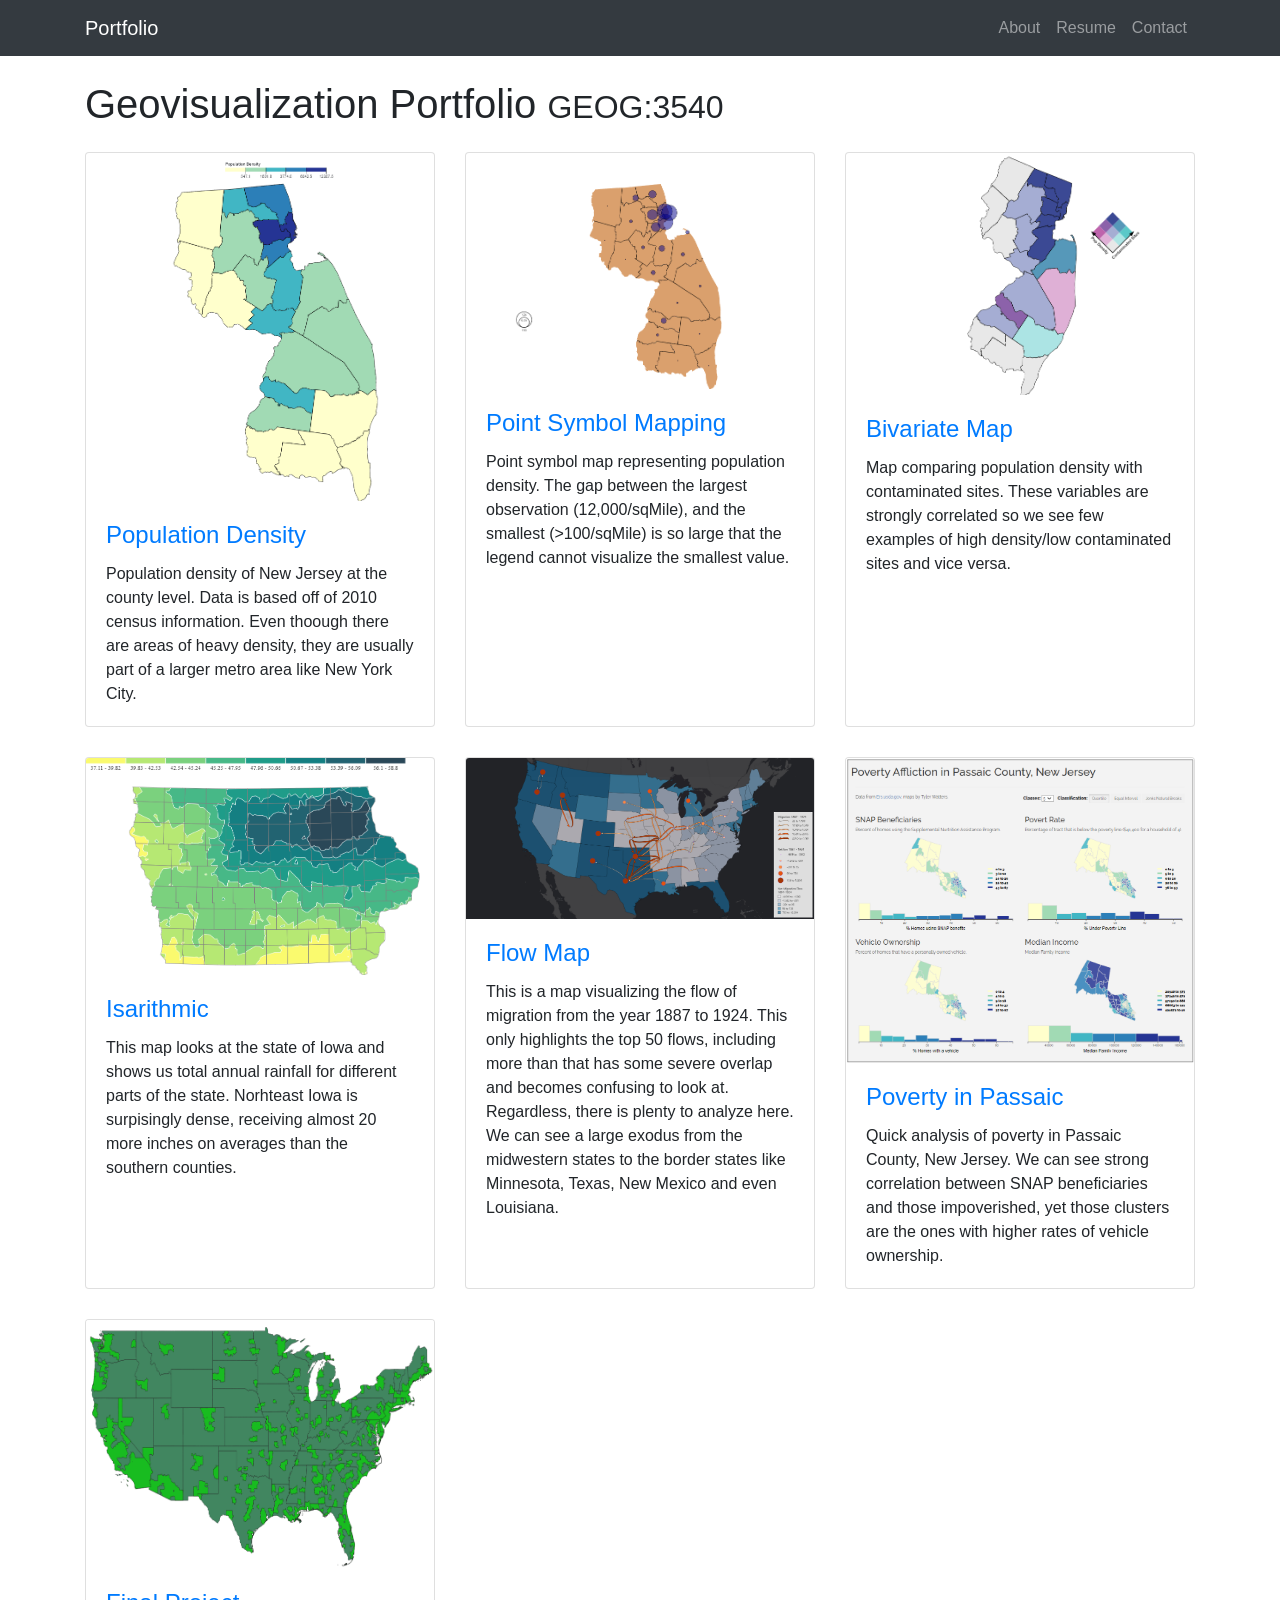
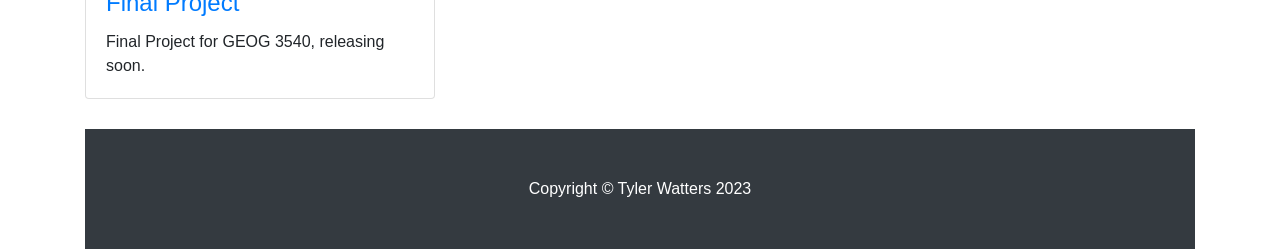
<file: index.html>
<!DOCTYPE html>
<html lang="en">

  <head>

    <meta charset="utf-8">
    <meta name="viewport" content="width=device-width, initial-scale=1, shrink-to-fit=no">
    <meta name="description" content="">
    <meta name="author" content="">

    <title>Tyler Watters - GeoVis Projects</title>

    <!-- Bootstrap core CSS -->
    <link href="vendor/bootstrap/css/bootstrap.min.css" rel="stylesheet">

    <!-- Custom styles for this template -->
    <link href="css/3-col-portfolio.css" rel="stylesheet">

  </head>

  <body>

    <!-- Navigation -->
    <nav class="navbar navbar-expand-lg navbar-dark bg-dark fixed-top">
      <div class="container">
        <a class="navbar-brand" href="#">Portfolio</a>
        <button class="navbar-toggler" type="button" data-toggle="collapse" data-target="#navbarResponsive" aria-controls="navbarResponsive" aria-expanded="false" aria-label="Toggle navigation">
          <span class="navbar-toggler-icon"></span>
        </button>
        <div class="collapse navbar-collapse" id="navbarResponsive">
          <ul class="navbar-nav ml-auto">
            <li class="nav-item active">
              
            </li>
            <li class="nav-item">
              <a class="nav-link" href="shortbio.html">About</a>
            </li>
            <li class="nav-item">
              <a class="nav-link" href="Files/Resume.pdf">Resume</a>
            </li>
	
            <li class="nav-item">
              <a class="nav-link" href="mailto:tylerwatters@uiowa.edu">Contact</a>
            </li>
          </ul>
        </div>
      </div>
    </nav>

    <!-- Page Content -->
    <div class="container">

      <!-- Page Heading -->
      <h1 class="my-4">Geovisualization Portfolio
        <small>GEOG:3540</small>
      </h1>

      <div class="row">
        <div class="col-lg-4 col-sm-6 portfolio-item">
          <div class="card h-100">
            <a href="https://observablehq.com/d/8ca377a5ce0a1c5b"><img class="card-img-top" src="Images/choropleth.png" alt=""></a>
            <div class="card-body">
              <h4 class="card-title">
                <a href="https://observablehq.com/d/8ca377a5ce0a1c5b">Population Density</a>
              </h4>
              <p class="card-text">Population density of New Jersey at the county level. Data is based off of 2010 census information. Even thoough there are areas of heavy density, they are usually part of a larger metro area like New York City.</p>
            </div>
          </div>
        </div>
        <div class="col-lg-4 col-sm-6 portfolio-item">
          <div class="card h-100">
            <a href="https://observablehq.com/d/66ea432ea9c13d68"><img class="card-img-top" src="Images/proportionalSymbols.png" alt=""></a>
            <div class="card-body">
              <h4 class="card-title">
                <a href="https://observablehq.com/d/66ea432ea9c13d68">Point Symbol Mapping</a>
              </h4>
              <p class="card-text">Point symbol map representing population density. The gap between the largest observation (12,000/sqMile), and the smallest (>100/sqMile) is so large that the legend cannot visualize the smallest value. </p>
            </div>
          </div>
        </div>

        <div class="col-lg-4 col-sm-6 portfolio-item">
          <div class="card h-100">
            <a href="https://observablehq.com/d/55b864ce041a5874"><img class="card-img-top" src="Images/bivariate.png" alt=""></a>
            <div class="card-body">
              <h4 class="card-title">
                <a href="https://observablehq.com/d/55b864ce041a5874">Bivariate Map</a>
              </h4>
              <p class="card-text">Map comparing population density with contaminated sites. These variables are strongly correlated so we see few examples of high density/low contaminated sites and vice versa. </p>
            </div>
          </div>
        </div>
        <div class="col-lg-4 col-sm-6 portfolio-item">
          <div class="card h-100">
            <a href="https://observablehq.com/@caglarkoylu/isarithmic-mapping-geog-3540"><img class="card-img-top" src="Images/isarithmic.png" alt=""></a>
            <div class="card-body">
              <h4 class="card-title">
                <a href="https://observablehq.com/@caglarkoylu/isarithmic-mapping-geog-3540">Isarithmic</a>
              </h4>
              <p class="card-text">This map looks at the state of Iowa and shows us total annual rainfall for different parts of the state. Norhteast Iowa is surpisingly dense, receiving almost 20 more inches on averages than the southern counties. </p>
            </div>
          </div>
        </div>

<div class="col-lg-4 col-sm-6 portfolio-item">
          <div class="card h-100">
            <a href="flowmap.html"><img class="card-img-top" src="Images/Flowmap.png" alt=""></a>
            <div class="card-body">
              <h4 class="card-title">
                <a href="flowmap.html">Flow Map</a>
              </h4>
              <p class="card-text">This is a map visualizing the flow of migration from the year 1887 to 1924. This only highlights the top 50 flows, including more than that has some severe overlap and becomes confusing to look at. Regardless, there is plenty to analyze here. We can see a large exodus from the midwestern states to the border states like Minnesota, Texas, New Mexico and even Louisiana.</p>
            </div>
          </div>
        </div>

<div class="col-lg-4 col-sm-6 portfolio-item">
          <div class="card h-100">
            <a href="poverty/index.html"><img class="card-img-top" src="Images/smallMultiples.png" alt=""></a>
            <div class="card-body">
              <h4 class="card-title">
                <a href="poverty/index.html">Poverty in Passaic</a>
              </h4>
              <p class="card-text">Quick analysis of poverty in Passaic County, New Jersey. We can see strong correlation between SNAP beneficiaries and those impoverished, yet those clusters are the ones with higher rates of vehicle ownership. </p>
            </div>
          </div>
        </div>

<div class="col-lg-4 col-sm-6 portfolio-item">
          <div class="card h-100">
            <a href="finalProject.html"><img class="card-img-top" src="Images/finalWIPresized.png" alt=""></a>
            <div class="card-body">
              <h4 class="card-title">
                <a href="finalProject.html">Final Project</a>
              </h4>
              <p class="card-text">Final Project for GEOG 3540, releasing soon.</p>
            </div>
          </div>
        </div>


    </div>
    <!-- /.container -->

    <!-- Footer -->
    <footer class="py-5 bg-dark">
      <div class="container">
        <p class="m-0 text-center text-white">Copyright &copy; Tyler Watters 2023</p>
      </div>
      <!-- /.container -->
    </footer>

    <!-- Bootstrap core JavaScript -->
    <script src="vendor/jquery/jquery.min.js"></script>
    <script src="vendor/bootstrap/js/bootstrap.bundle.min.js"></script>

  </body>

</html>
</file>
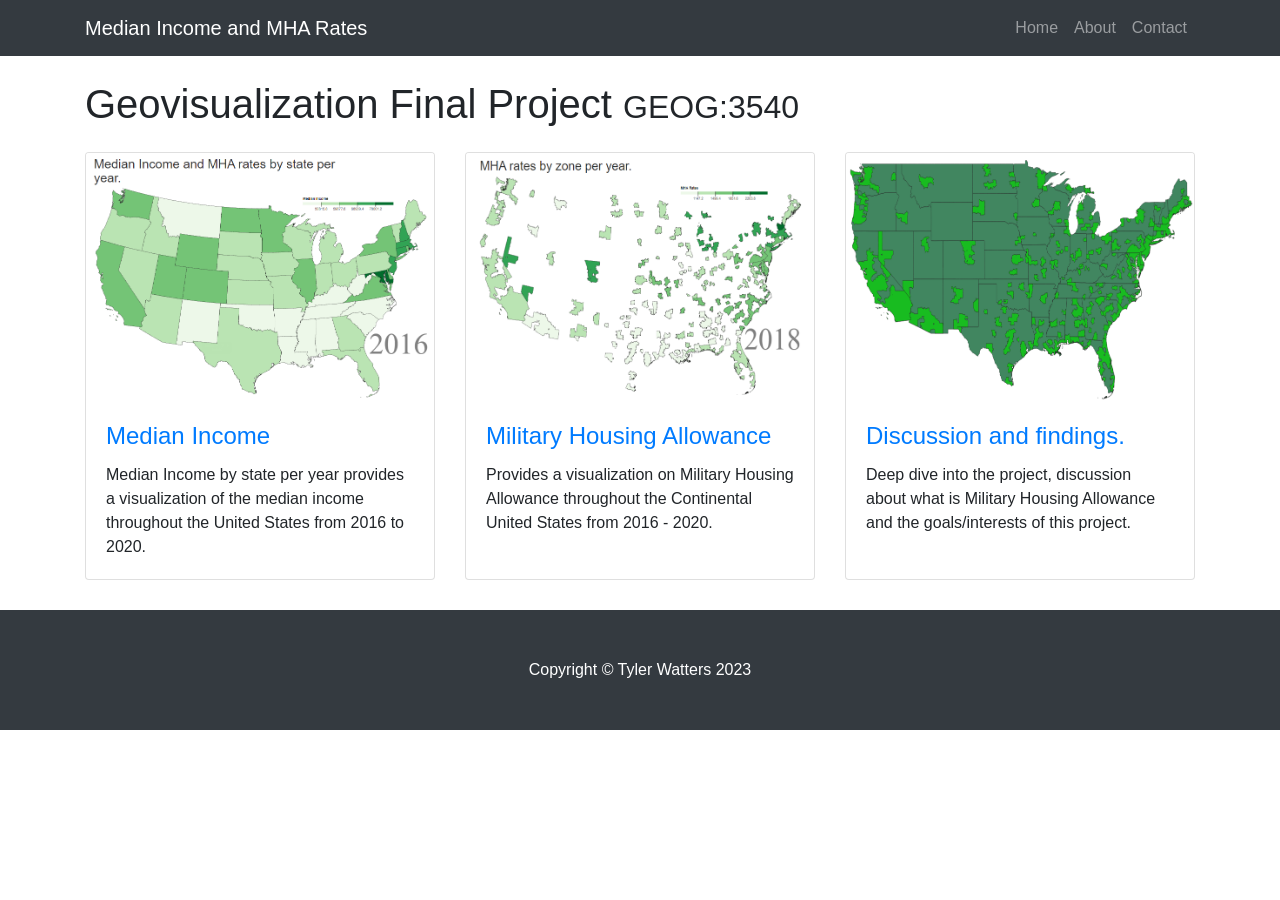
<file: finalProject.html>
<!DOCTYPE html>
<html lang="en">

  <head>

    <meta charset="utf-8">
    <meta name="viewport" content="width=device-width, initial-scale=1, shrink-to-fit=no">
    <meta name="description" content="">
    <meta name="author" content="">

    <title>Tyler Watters - GeoVis Final Project</title>

    <!-- Bootstrap core CSS -->
    <link href="vendor/bootstrap/css/bootstrap.min.css" rel="stylesheet">

    <!-- Custom styles for this template -->
    <link href="css/3-col-portfolio.css" rel="stylesheet">

  </head>

  <body>

    <!-- Navigation -->
    <nav class="navbar navbar-expand-lg navbar-dark bg-dark fixed-top">
      <div class="container">
        <a class="navbar-brand" href="#">Median Income and MHA Rates</a>
        <button class="navbar-toggler" type="button" data-toggle="collapse" data-target="#navbarResponsive" aria-controls="navbarResponsive" aria-expanded="false" aria-label="Toggle navigation">
          <span class="navbar-toggler-icon"></span>
        </button>
        <div class="collapse navbar-collapse" id="navbarResponsive">
          <ul class="navbar-nav ml-auto">
            <li class="nav-item">
              <a class="nav-link" href="index.html">Home</a>
              </a>
            </li>
            <li class="nav-item">
              <a class="nav-link" href="shortbio.html">About</a>
            </li>
	
            <li class="nav-item">
              <a class="nav-link" href="mailto:tylerwatters@uiowa.edu">Contact</a>
            </li>
          </ul>
        </div>
      </div>
    </nav>

    <!-- Page Content -->
    <div class="container">

      <!-- Page Heading -->
      <h1 class="my-4">Geovisualization Final Project
        <small>GEOG:3540</small>
      </h1>

      <div class="row">
        <div class="col-lg-4 col-sm-6 portfolio-item">
          <div class="card h-100">
            <a href="medianIncome/index_lead.html"><img class="card-img-top" src="Images/medianIncome.png" alt=""></a>
            <div class="card-body">
              <h4 class="card-title">
                <a href="medianIncome/index_lead.html">Median Income</a>
              </h4>
              <p class="card-text">Median Income by state per year provides a visualization of the median income throughout the United States from 2016 to 2020.</p>
            </div>
          </div>
        </div>
        <div class="col-lg-4 col-sm-6 portfolio-item">
          <div class="card h-100">
            <a href="mhaRates/index_lead.html"><img class="card-img-top" src="Images/mhaRatesResized.png" alt=""></a>
            <div class="card-body">
              <h4 class="card-title">
                <a href="mhaRates/index_lead.html">Military Housing Allowance</a>
              </h4>
              <p class="card-text">Provides a visualization on Military Housing Allowance throughout the Continental United States from 2016 - 2020.</p>
            </div>
          </div>
        </div>

        <div class="col-lg-4 col-sm-6 portfolio-item">
          <div class="card h-100">
            <a href="https://observablehq.com/d/d2a25442984719f6"><img class="card-img-top" src="Images/finalWIPresized.png" alt=""></a>
            <div class="card-body">
              <h4 class="card-title">
                <a href="https://observablehq.com/d/d2a25442984719f6">Discussion and findings.</a>
              </h4>
              <p class="card-text">Deep dive into the project, discussion about what is Military Housing Allowance and the goals/interests of this project. </p>
            </div>
          </div>
        </div>
        </div>
        </div>
        </div>


    </div>
    <!-- /.container -->

    <!-- Footer -->
    <footer class="py-5 bg-dark">
      <div class="container">
        <p class="m-0 text-center text-white">Copyright &copy; Tyler Watters 2023</p>
      </div>
      <!-- /.container -->
    </footer>

    <!-- Bootstrap core JavaScript -->
    <script src="vendor/jquery/jquery.min.js"></script>
    <script src="vendor/bootstrap/js/bootstrap.bundle.min.js"></script>

  </body>

</html>
</file>
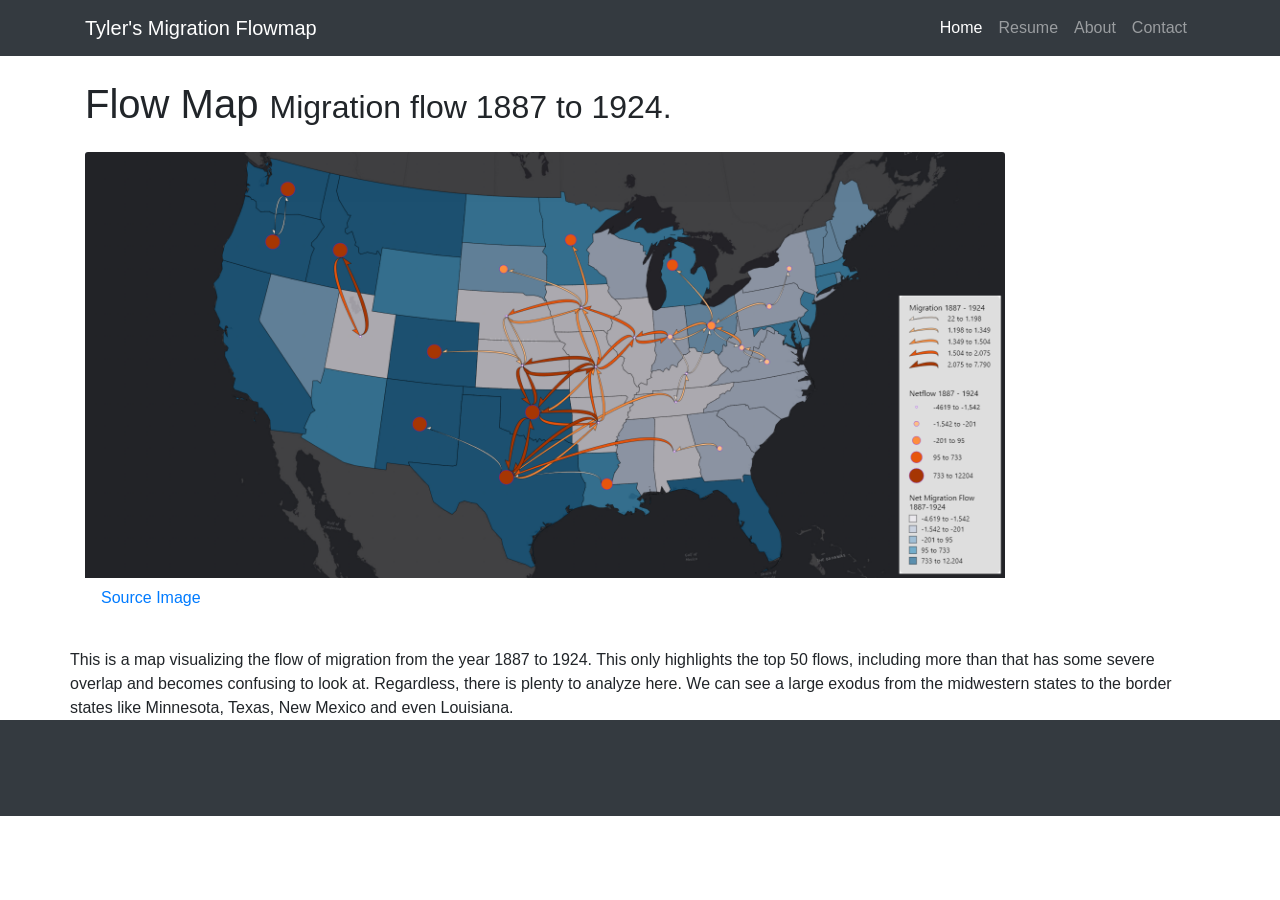
<file: flowmap.html>
<!DOCTYPE html>
<html lang="en">

  <head>

    <meta charset="utf-8">
    <meta name="viewport" content="width=device-width, initial-scale=1, shrink-to-fit=no">
    <meta name="description" content="">
    <meta name="author" content="">

    <title>Tyler's Portfolio</title>

    <!-- Bootstrap core CSS -->
    <link href="vendor/bootstrap/css/bootstrap.min.css" rel="stylesheet">

    <!-- Custom styles for this template -->
    <link href="css/3-col-portfolio.css" rel="stylesheet">

  </head>

  <body>

    <!-- Navigation -->
    <nav class="navbar navbar-expand-lg navbar-dark bg-dark fixed-top">
      <div class="container">
        <a class="navbar-brand" href="#">Tyler's Migration Flowmap</a>
        <button class="navbar-toggler" type="button" data-toggle="collapse" data-target="#navbarResponsive" aria-controls="navbarResponsive" aria-expanded="false" aria-label="Toggle navigation">
          <span class="navbar-toggler-icon"></span>
        </button>
        <div class="collapse navbar-collapse" id="navbarResponsive">
          <ul class="navbar-nav ml-auto">
            <li class="nav-item active">
              <a class="nav-link" href="index.html">Home
                <span class="sr-only">(current)</span>
              </a>
            </li>
         
            <li class="nav-item">
              <a class="nav-link" href="Files/Resume.pdf">Resume</a>
            </li>
<li class="nav-item">
              <a class="nav-link" href="shortbio.html">About</a>
            </li>
            <li class="nav-item">
              <a class="nav-link" href="mailto:tylerwatters@uiowa.edu">Contact</a>
            </li>
          </ul>
        </div>
      </div>
    </nav>

    <!-- Page Content -->
    <div class="container">

      <!-- Page Heading -->
      <h1 class="my-4">Flow Map
        <small>Migration flow 1887 to 1924. </small>
      </h1>

      <div class="row">
          <div class="col-lg-10 col-sm-5 portfolio-item">
              <img class="card-img-top" src="Images/Flowmap.png" alt="">
 <a class="nav-link" href="Images/Flowmap.png">Source Image</a>
         </div>

         <p class="card-text"> This is a map visualizing the flow of migration from the year 1887 to 1924. This only highlights the top 50 flows, including more than that has some severe overlap and becomes confusing to look at. Regardless, there is plenty to analyze here. We can see a large exodus from the midwestern states to the border states like Minnesota, Texas, New Mexico and even Louisiana.</p>
      </div>
      <!-- /.row -->


    </div>
    <!-- /.container -->

    <!-- Footer -->
    <footer class="py-5 bg-dark">
      <div class="container">
        <p class="m-0 text-center text-white"></p>
      </div>
      <!-- /.container -->
    </footer>

    <!-- Bootstrap core JavaScript -->
    <script src="vendor/jquery/jquery.min.js"></script>
    <script src="vendor/bootstrap/js/bootstrap.bundle.min.js"></script>

  </body>

</html>
</file>
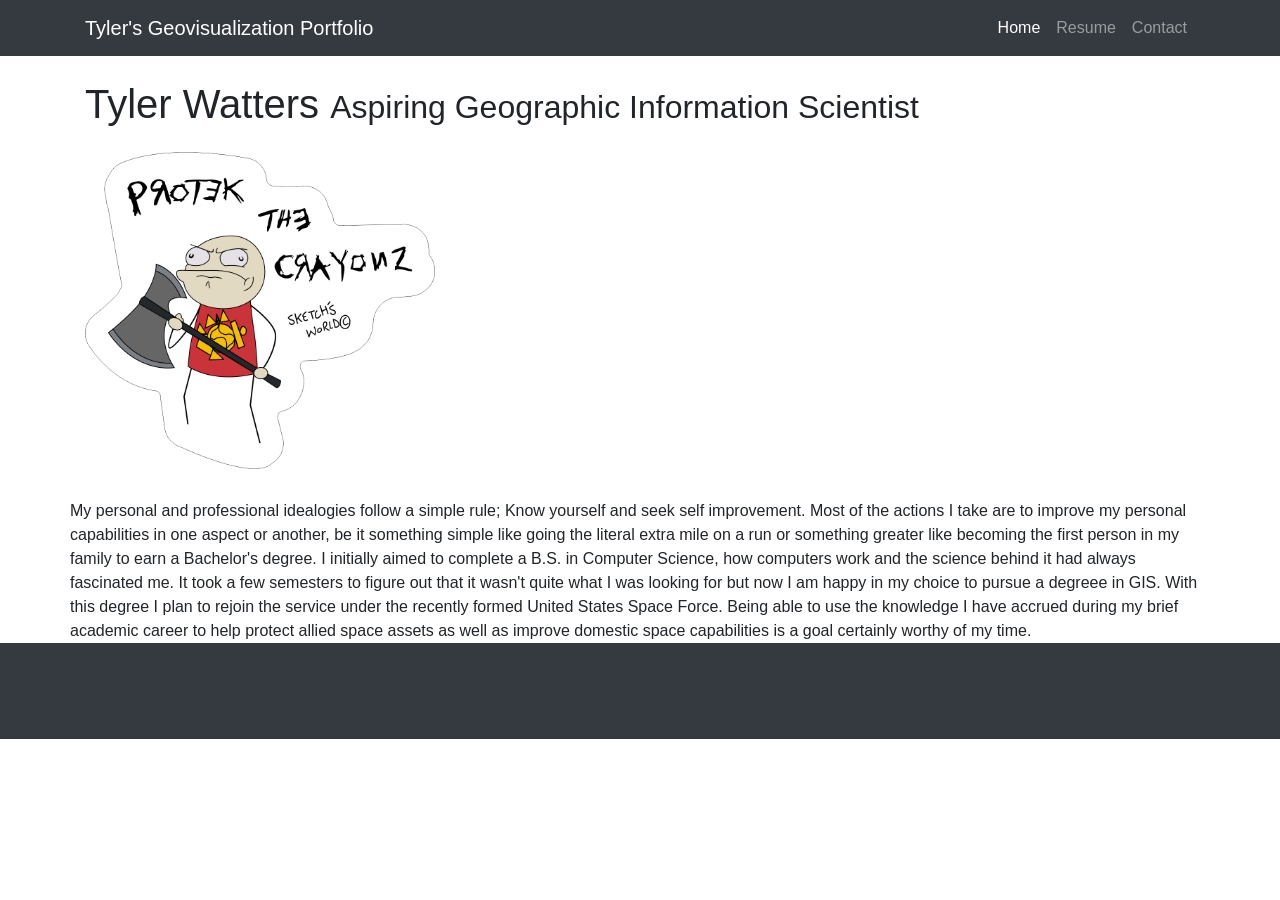
<file: shortbio.html>
<!DOCTYPE html>
<html lang="en">

  <head>

    <meta charset="utf-8">
    <meta name="viewport" content="width=device-width, initial-scale=1, shrink-to-fit=no">
    <meta name="description" content="">
    <meta name="author" content="">

    <title>Tyler's Portfolio</title>

    <!-- Bootstrap core CSS -->
    <link href="vendor/bootstrap/css/bootstrap.min.css" rel="stylesheet">

    <!-- Custom styles for this template -->
    <link href="css/3-col-portfolio.css" rel="stylesheet">

  </head>

  <body>

    <!-- Navigation -->
    <nav class="navbar navbar-expand-lg navbar-dark bg-dark fixed-top">
      <div class="container">
        <a class="navbar-brand" href="#">Tyler's Geovisualization Portfolio</a>
        <button class="navbar-toggler" type="button" data-toggle="collapse" data-target="#navbarResponsive" aria-controls="navbarResponsive" aria-expanded="false" aria-label="Toggle navigation">
          <span class="navbar-toggler-icon"></span>
        </button>
        <div class="collapse navbar-collapse" id="navbarResponsive">
          <ul class="navbar-nav ml-auto">
            <li class="nav-item active">
              <a class="nav-link" href="index.html">Home
                <span class="sr-only">(current)</span>
              </a>
            </li>
         
            <li class="nav-item">
              <a class="nav-link" href="Files/Resume.pdf">Resume</a>
            </li>
            <li class="nav-item">
              <a class="nav-link" href="mailto:tylerwatters@uiowa.edu">Contact</a>
            </li>
          </ul>
        </div>
      </div>
    </nav>

    <!-- Page Content -->
    <div class="container">

      <!-- Page Heading -->
      <h1 class="my-4">Tyler Watters
        <small>Aspiring Geographic Information Scientist</small>
      </h1>

      <div class="row">
          <div class="col-lg-4 col-sm-6 portfolio-item">
              <img class="card-img-top" src="Images/bioImage.png" alt="">
         </div>
         <p class="card-text"> My personal and professional idealogies follow a simple rule; Know yourself and seek self improvement. Most of the actions I take are to improve my personal capabilities in one aspect or another, be it something simple like going the literal extra mile on a run or something greater like becoming the first person in my family to earn a Bachelor's degree. I initially aimed to complete a B.S. in Computer Science, how computers work and the science behind it had always fascinated me. It took a few semesters to figure out that it wasn't quite what I was looking for but now I am happy in my choice to pursue a degreee in GIS. With this degree I plan to rejoin the service under the recently formed United States Space Force. Being able to use the knowledge I have accrued during my brief academic career to help protect allied space assets as well as improve domestic space capabilities is a goal certainly worthy of my time. </p>
      </div>
      <!-- /.row -->


    </div>
    <!-- /.container -->

    <!-- Footer -->
    <footer class="py-5 bg-dark">
      <div class="container">
        <p class="m-0 text-center text-white"></p>
      </div>
      <!-- /.container -->
    </footer>

    <!-- Bootstrap core JavaScript -->
    <script src="vendor/jquery/jquery.min.js"></script>
    <script src="vendor/bootstrap/js/bootstrap.bundle.min.js"></script>

  </body>

</html>
</file>
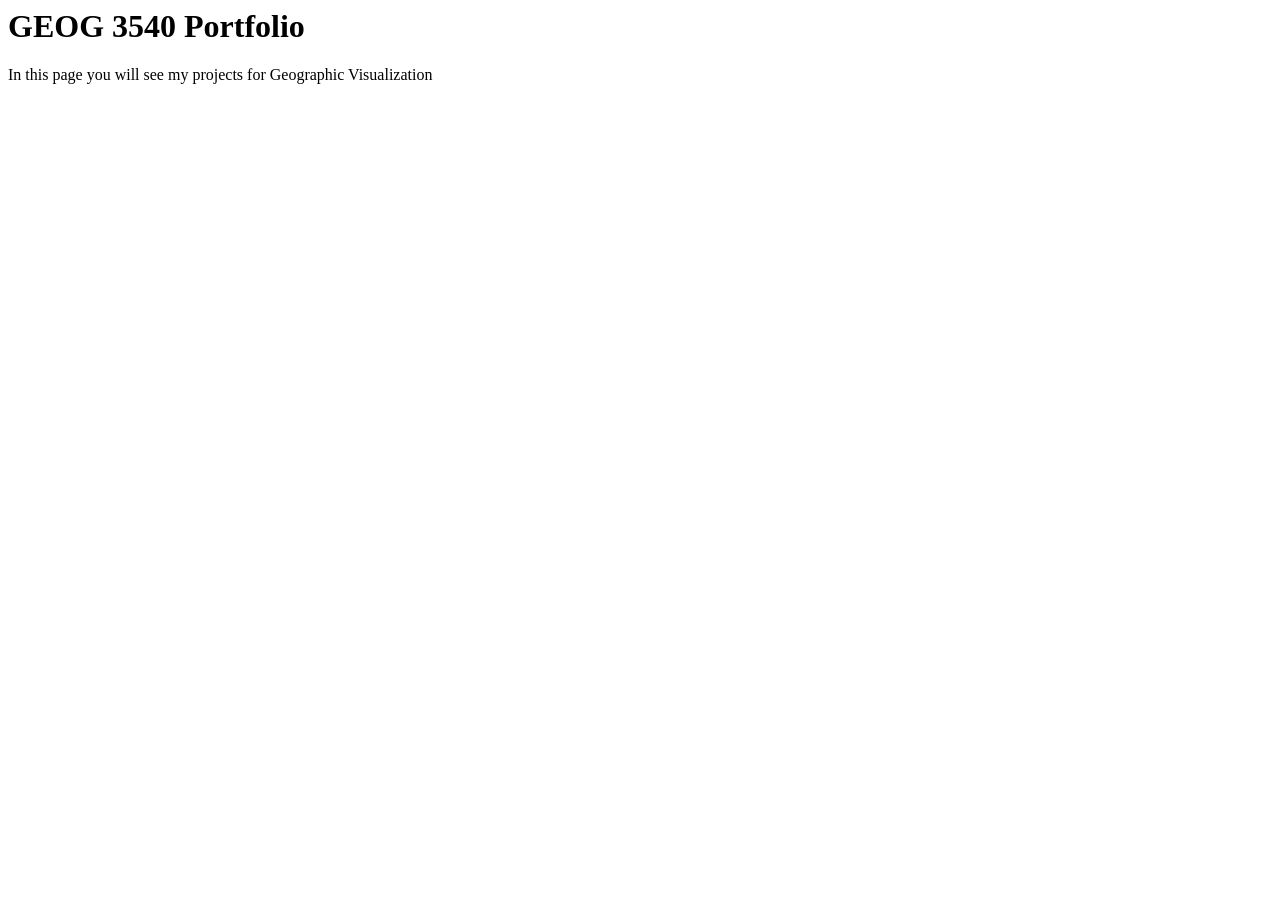
<file: test1.html>
<!DOCKTYPE html>
<html>
<!-- Comment Test !-->
<head>
<title> Geovisualization Portfolio </title>
<body>
<h1> GEOG 3540 Portfolio </h1>
<p> In this page you will see my projects for Geographic Visualization </p>

</body>
</head>
</html>
</file>
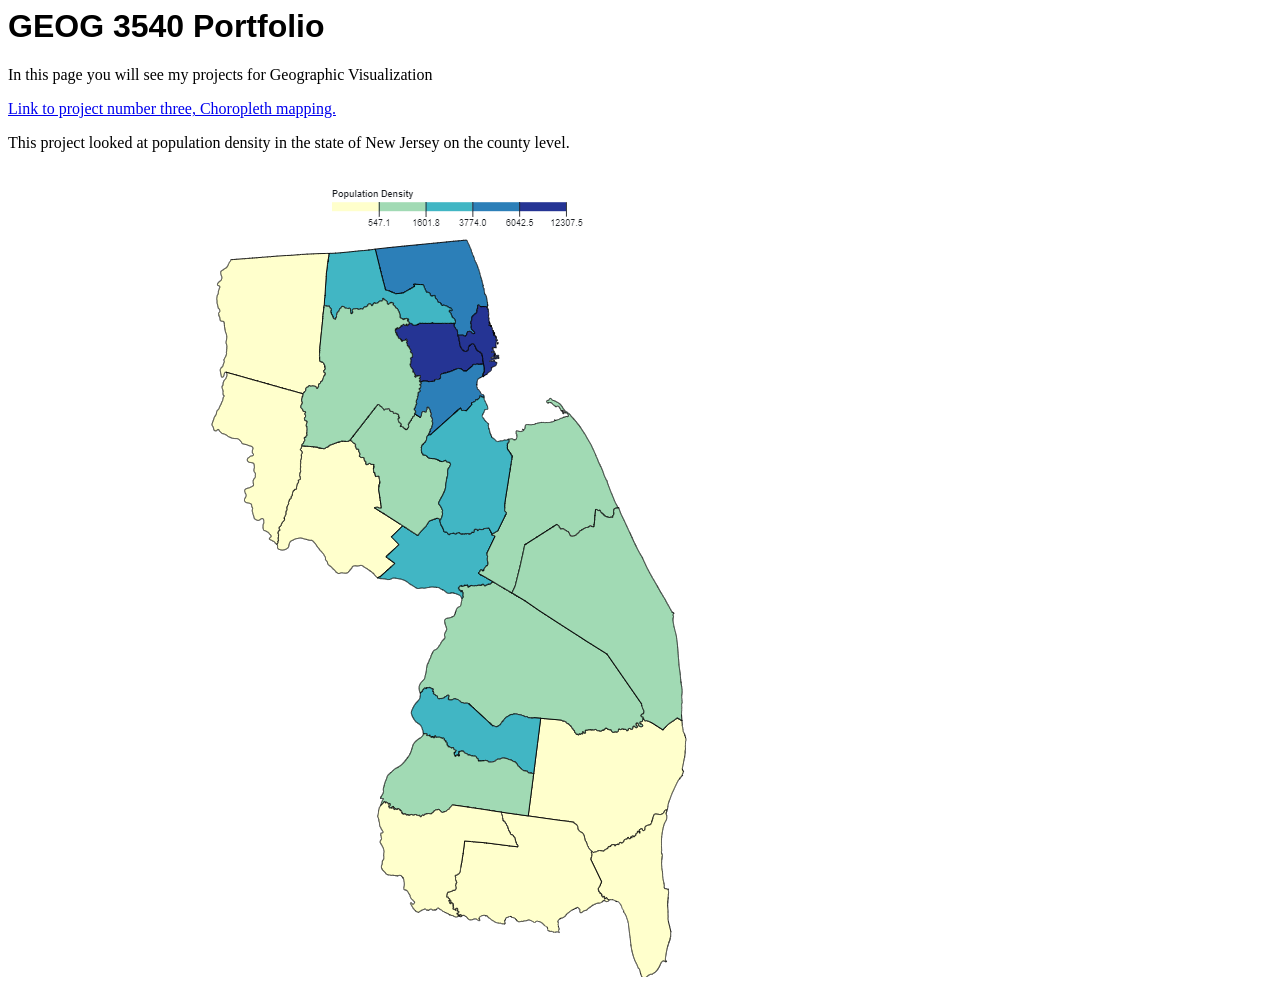
<file: Assignment6/indexOG.html>
<!DOCKTYPE html>
<html>
<head>
<style>

p {
background-color: #ffffff
}

h1 {
font-family: sans-serif;
}

</style>

<title> Geovisualization Portfolio </title>
<body>

<h1> GEOG 3540 Portfolio </h1>

<p> In this page you will see my projects for Geographic Visualization </p>

<p> <a href = "https://observablehq.com/d/8ca377a5ce0a1c5b"> Link to project number three, Choropleth mapping. </a> </p>

<p> This project looked at population density in the state of New Jersey on the county level. </p>

<p> <img src="choropleth.png" /> </p>

</body>
</head>
</html>
</file>
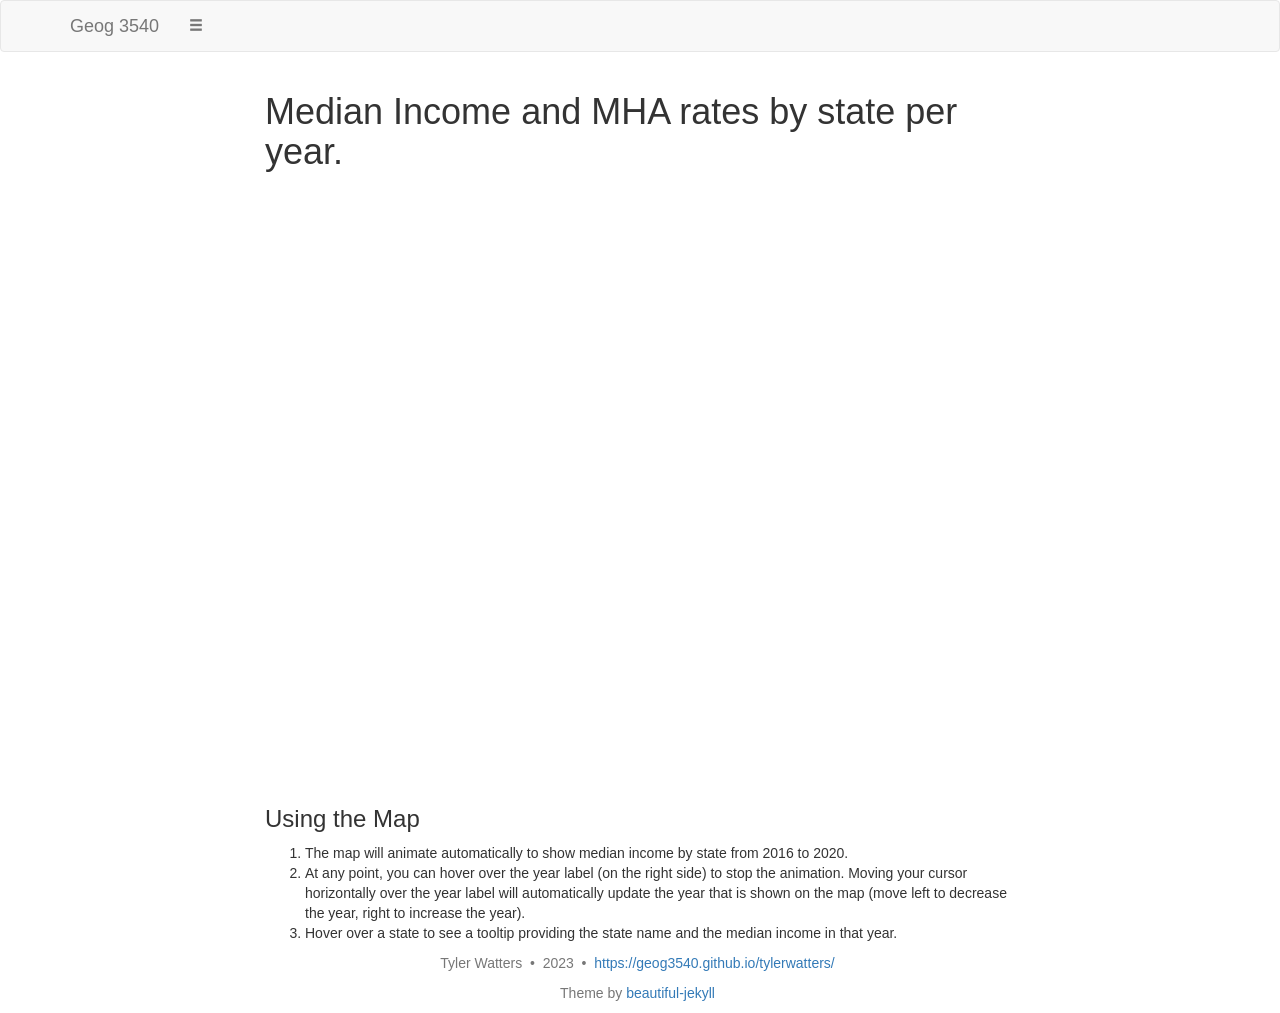
<file: medianIncome/index_lead.html>
<!DOCTYPE html>
<html lang="en">
<!-- Beautiful Jekyll | MIT license | Copyright Dean Attali 2016 -->
<head>
  <meta charset="utf-8" />
  <meta http-equiv="X-UA-Compatible" content="IE=edge">
  <meta name="viewport" content="width=device-width, initial-scale=1.0, maximum-scale=1.0, viewport-fit=cover">

  <link href="https://maxcdn.bootstrapcdn.com/bootstrap/3.3.7/css/bootstrap.min.css" rel="stylesheet">
  <link rel="stylesheet" href="style.css">

  <script src="https://cdnjs.cloudflare.com/ajax/libs/jquery/3.1.1/jquery.js"></script>
  <script src="https://maxcdn.bootstrapcdn.com/bootstrap/3.3.7/js/bootstrap.min.js"></script>

  <script src="https://d3js.org/d3.v4.min.js"></script>
  <script src="https://d3js.org/d3-scale-chromatic.v1.min.js"></script>
  <script src="https://d3js.org/topojson.v1.min.js"></script>
  <script src="https://d3js.org/queue.v1.min.js"></script>
  <script src="https://d3js.org/colorbrewer.v1.min.js"></script>

  <title>Median Income 2016 - 2020</title>
</head>

<body>

  <nav class="navbar navbar-default">
    <div class="container container-fluid">
      <div class="navbar-header">
        <button type="button" class="navbar-toggle collapsed" data-toggle="collapse" data-target="#defaultNavbar1"><span class="sr-only">Toggle navigation</span><span class="icon-bar"></span><span class="icon-bar"></span><span class="icon-bar"></span></button>
        <a class="navbar-brand" href="https://geo-social.com">Geog 3540</a>
      </div>
      <!-- Collect the nav links, forms, and other content for toggling -->
      <div class="collapse navbar-collapse" id="defaultNavbar1">
        <ul class="nav navbar-nav">

          <li class="dropdown"><a href="#" class="dropdown-toggle" data-toggle="dropdown" role="button" aria-expanded="false"><span class="glyphicon glyphicon-menu-hamburger" aria-hidden="true"></span></a>
            <ul class="dropdown-menu" role="menu">
              <li><a href="../finalProject.html">Home</a></li>
              <li><a href="../shortbio.html">About</a></li>
              <li class="divider"></li>
              <li><a href="mailto:tylerwatters@uiowa.edu">Contact</a></li>
            </ul>
          </li>
        </ul>

      </div>
      <!-- /.navbar-collapse -->
    </div>
    <!-- /.container-fluid -->
  </nav>

  <!-- TODO this file has become a mess, refactor it -->

  <header class="header-section ">
    <div class="intro-header no-img">
      <div class="container">
        <div class="row">
          <div class="col-lg-8 col-lg-offset-2 col-md-10 col-md-offset-1">
            <div class="post-heading">
              <h1>Median Income and MHA rates by state per year.</h1>
              <span class="post-meta"></span>
            </div>
          </div>
        </div>
      </div>
    </div>
  </header>


  <div class="container">
    <div class="row">
      <div class="col-lg-8 col-lg-offset-2 col-md-10 col-md-offset-1">
        <svg width="960" height="600"></svg>
        <h3 id="using-the-map">Using the Map</h3>
        <ol>
          <li>The map will animate automatically to show median income by state from 2016 to 2020.</li>
          <li>At any point, you can hover over the year label (on the right side) to stop the animation.  Moving your cursor horizontally over the year label will automatically update the year that is shown on the map (move left to decrease the year, right to increase the year).</li>
          <li>Hover over a state to see a tooltip providing the state name and the median income in that year.</li>
        </ol>
        <script>

        // var topoJSONFile = "data/conusFile.json";
        var topoJSONFile = "data/conusFileCorrected.geojson";
        // enter the desired projection - note that input geojson has to be in WGS84 GCS
        var projection = d3.geoAlbers();
        //enter the name of the feature or geometry collection within the topoJSONFile
        // for example, for the default dataset us.objects.polygons, enter polygons
        var featureCollection = "conusFileCorrected";
        // id field in the topojson file
        var idfield = "GEOID"
        var csvFile = "data/MedianIncomeData.csv";
        var attributeAlias = "Median Income";

        // enter the minimum and maximum values of the attribute over years
        // one legend is created based on equal interval classification for all years.
        var min = 41754, max = 87063;

        //enter the beginning year or date/time of animation.
        var beginTime = 2016, endTime = 2020;

        // width and height of map frame
        var height = 600;
        var width = 960;

        // Find the abbreviations of color names from https://colorbrewer2.org/
        var colors =  colorbrewer.Greens;
        var numOfClasses = 5;

        //DO NOT CHANGE ANYTHING BELOW THIS POINT UNLESS YOU KNOW WHAT YOU ARE DOING
        ////////////////////////////////////////////////////////////////////////////////////////////////
        ///////////////////////////////////////////////////////////////////////////////////////////////

        var svg = d3.select("svg");
        var format = d3.format(".1f");

        var colorScheme = colors[numOfClasses];

        var color = d3.scaleQuantize()
        .domain([min, max])
        .range(colorScheme);

        var x = d3.scaleLinear()
        .domain(d3.extent(color.domain()))
        .rangeRound([600,860]);

        var g = svg.append("g")
        .attr("transform", "translate(0,40)");

        g.selectAll("rect")
        .data(color.range().map(function(d){ return color.invertExtent(d); }))
        .enter()
        .append("rect")
        .attr("height", 8)
        .attr("x", function(d){ return x(d[0]); })
        .attr("width", function(d){ return x(d[1]) - x(d[0]); })
        .attr("fill", function(d){ return color(d[0]); });

        g.append("text")
        .attr("class", "caption")
        .attr("x", x.range()[0])
        .attr("y", -6)
        .attr("fill", "#000")
        .attr("text-anchor", "start")
        .attr("font-weight", "bold")
        .text(attributeAlias);

        g.call(d3.axisBottom(x)
        .tickSize(13)
        .tickFormat(format)
        .tickValues(color.range().slice(1).map(function(d){ return color.invertExtent(d)[0]; })))
        .select(".domain")
        .remove();

        var div = d3.select("body")
        .append("div")
        .attr("class", "tooltip")
        .style("opacity", 0);

        // Add the year label; the value is set on transition.
        var label = svg.append("text")
        .attr("class", "year label")
        .attr("text-anchor", "end")
        .attr("y", height - 125)
        .attr("x", width)
        .text(beginTime);

        queue()
        .defer(d3.json, topoJSONFile)
        .defer(d3.csv, csvFile)
        .await(ready);

        function ready(error, feature_col, csvdata) {
          if (error) throw error;

          // Initialize data to beginning year
          var currentYear = beginTime;

          // Add an overlay for the year label.
          var box = label.node().getBBox();

          var overlay = svg.append("rect")
          .attr("class", "overlay")
          .attr("x", box.x)
          .attr("y", box.y)
          .attr("width", box.width)
          .attr("height", box.height)
          .on("mouseover", enableInteraction);

          // Start a transition that interpolates the data based on year.
          svg.transition()
          .duration(25000)
          .ease(d3.easeLinear)
          .tween("year", tweenYear)
          //.each();

          var features = feature_col.features;
          features.forEach((item) => {
            item.id = +item.properties[idfield]
          });
          var path = d3.geoPath();
          path.projection(projection.fitSize([width, height], feature_col));

          var polygons = svg.append("g")
          .attr("class", "polygons")
          .selectAll("path")
          .data(features)
          .enter()
          .append("path")
          .attr("d", path)
          .attr('stroke', 'black')
          .attr('stroke-width', 0.5)
          .call(style,currentYear);

          function style(polygons, year){
            // console.log(polygons);
            newunemployment = interpolateData(year);

            var rateById = {};
            var nameById = {};

            newunemployment.forEach(function(d) {
              rateById[d.code] = +d.rate;
              nameById[d.code] = d.NAME;
            });

            polygons.style("fill", function(d){
              return color(rateById[d.id]);
            })
            .on("mouseover", function(d) {
              div.transition()
              .duration(200)
              .style("opacity", .9);
              div.html(nameById[d.id] + ' in ' + Math.round(currentYear) +': <br><strong>' + rateById[d.id])
              .style("left", (d3.event.pageX) + "px")
              .style("top", (d3.event.pageY - 28) + "px");})
              // fade out tooltip on mouse out
              .on("mouseout", function(d) {
                div.transition()
                .duration(500)
                .style("opacity", 0);});
              }

              // After the transition finishes, you can mouseover to change the year.
              function enableInteraction() {
                var yearScale = d3.scaleLinear()
                .domain([beginTime, endTime])
                .range([box.x + 10, box.x + box.width - 10])
                .clamp(true);

                // Cancel the current transition, if any.
                svg.transition().duration(0);

                overlay
                .on("mouseover", mouseover)
                .on("mouseout", mouseout)
                .on("mousemove", mousemove)
                .on("touchmove", mousemove);

                function mouseover() { label.classed("active", true); }
                function mouseout() { label.classed("active", false); }
                function mousemove() { displayYear(yearScale.invert(d3.mouse(this)[0])); }
              }

              // Tweens the entire chart by first tweening the year, and then the data.
              // For the interpolated data, the dots and label are redrawn.
              function tweenYear() {
                var year = d3.interpolateNumber(beginTime, endTime);
                return function(t) { displayYear(year(t)); };
              }

              // Updates the display to show the specified year.
              function displayYear(year) {
                currentYear = year;
                polygons.call(style,year)
                label.text(Math.round(year));
              }

              // Interpolates the dataset for the given (fractional) year.
              function interpolateData(year) {
                return csvdata.filter(function(row) {
                  return row['year'] == Math.round(year);
                });
              }
            };
            </script>
          </div>
        </div>
      </div>

      <footer>
        <div class="container beautiful-jekyll-footer">
          <div class="row">
            <div class="col-lg-8 col-lg-offset-2 col-md-10 col-md-offset-1">
              <ul class="list-inline text-center footer-links">
                <p class="copyright text-muted">
                  Tyler Watters
                  &nbsp;&bull;&nbsp;
                  2023
                  &nbsp;&bull;&nbsp;
                  <a href="http://rahosbach.github.io">https://geog3540.github.io/tylerwatters/</a>
                </p>
                <!-- Please don't remove this, keep my open source work credited :) -->
                <p class="theme-by text-muted">
                  Theme by
                  <a href="https://deanattali.com/beautiful-jekyll/">beautiful-jekyll</a>
                </p>
              </div>
            </div>
          </div>
        </footer>
      </body>
      </html>
</file>
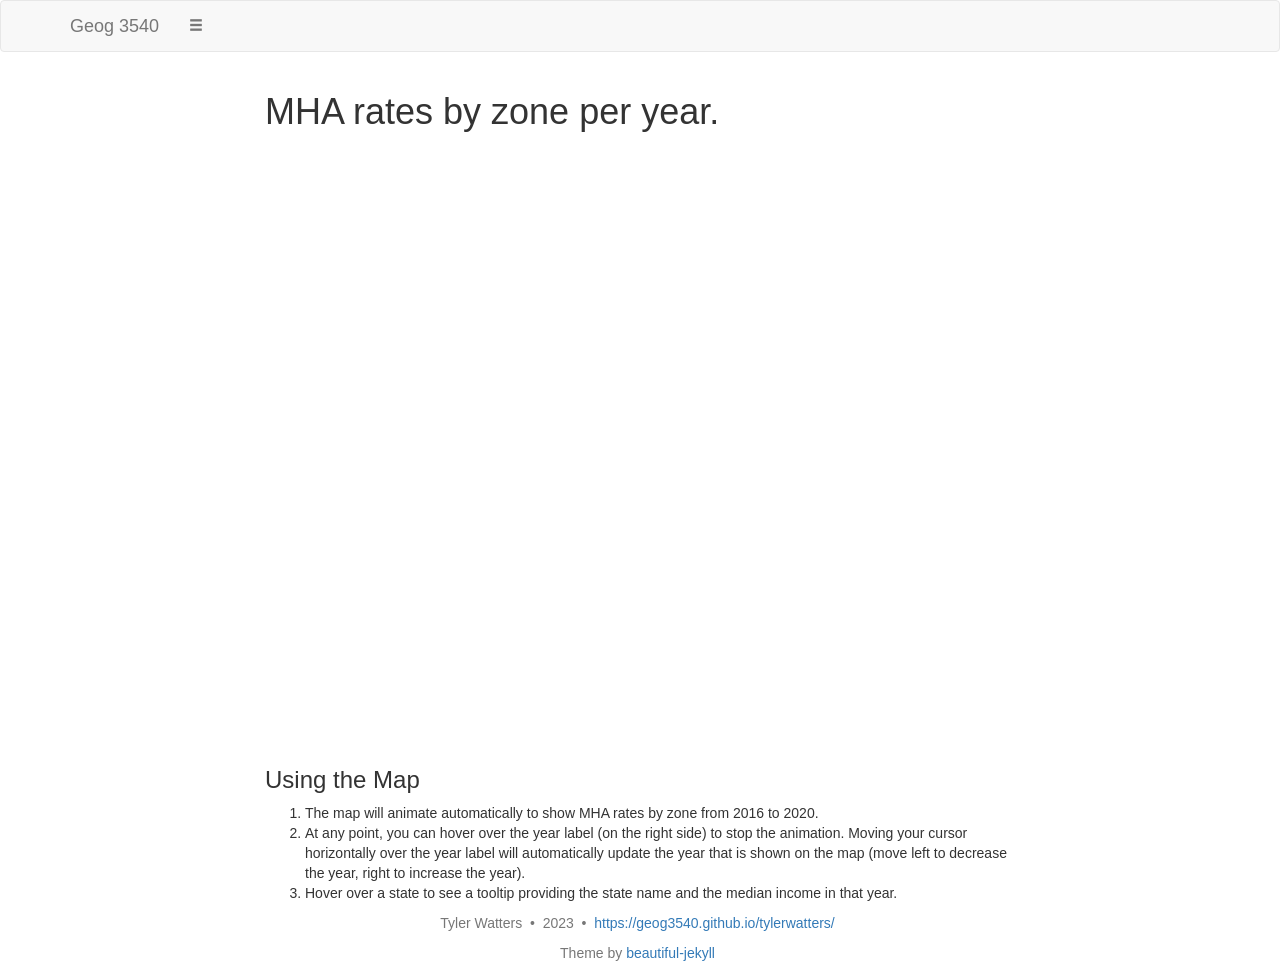
<file: mhaRates/index_lead.html>
<!DOCTYPE html>
<html lang="en">
<!-- Beautiful Jekyll | MIT license | Copyright Dean Attali 2016 -->
<head>
  <meta charset="utf-8" />
  <meta http-equiv="X-UA-Compatible" content="IE=edge">
  <meta name="viewport" content="width=device-width, initial-scale=1.0, maximum-scale=1.0, viewport-fit=cover">

  <link href="https://maxcdn.bootstrapcdn.com/bootstrap/3.3.7/css/bootstrap.min.css" rel="stylesheet">
  <link rel="stylesheet" href="style.css">

  <script src="https://cdnjs.cloudflare.com/ajax/libs/jquery/3.1.1/jquery.js"></script>
  <script src="https://maxcdn.bootstrapcdn.com/bootstrap/3.3.7/js/bootstrap.min.js"></script>

  <script src="https://d3js.org/d3.v4.min.js"></script>
  <script src="https://d3js.org/d3-scale-chromatic.v1.min.js"></script>
  <script src="https://d3js.org/topojson.v1.min.js"></script>
  <script src="https://d3js.org/queue.v1.min.js"></script>
  <script src="https://d3js.org/colorbrewer.v1.min.js"></script>

  <title>MHA Rates by zone per year</title>
</head>

<body>

  <nav class="navbar navbar-default">
    <div class="container container-fluid">
      <div class="navbar-header">
        <button type="button" class="navbar-toggle collapsed" data-toggle="collapse" data-target="#defaultNavbar1"><span class="sr-only">Toggle navigation</span><span class="icon-bar"></span><span class="icon-bar"></span><span class="icon-bar"></span></button>
        <a class="navbar-brand" href="https://geo-social.com">Geog 3540</a>
      </div>
      <!-- Collect the nav links, forms, and other content for toggling -->
      <div class="collapse navbar-collapse" id="defaultNavbar1">
        <ul class="nav navbar-nav">

          <li class="dropdown"><a href="#" class="dropdown-toggle" data-toggle="dropdown" role="button" aria-expanded="false"><span class="glyphicon glyphicon-menu-hamburger" aria-hidden="true"></span></a>
            <ul class="dropdown-menu" role="menu">
              <li><a href="../finalProject.html">Home</a></li>
              <li><a href="../shortbio.html">About</a></li>
              <li class="divider"></li>
              <li><a href="mailto:tylerwatters@uiowa.edu">Contact</a></li>
            </ul>
          </li>
        </ul>

      </div>
      <!-- /.navbar-collapse -->
    </div>
    <!-- /.container-fluid -->
  </nav>

  <!-- TODO this file has become a mess, refactor it -->

  <header class="header-section ">
    <div class="intro-header no-img">
      <div class="container">
        <div class="row">
          <div class="col-lg-8 col-lg-offset-2 col-md-10 col-md-offset-1">
            <div class="post-heading">
              <h1>MHA rates by zone per year.</h1>
              <span class="post-meta"></span>
            </div>
          </div>
        </div>
      </div>
    </div>
  </header>


  <div class="container">
    <div class="row">
      <div class="col-lg-8 col-lg-offset-2 col-md-10 col-md-offset-1">
        <svg width="960" height="600"></svg>
        <h3 id="using-the-map">Using the Map</h3>
        <ol>
          <li>The map will animate automatically to show MHA rates by zone from 2016 to 2020.</li>
          <li>At any point, you can hover over the year label (on the right side) to stop the animation.  Moving your cursor horizontally over the year label will automatically update the year that is shown on the map (move left to decrease the year, right to increase the year).</li>
          <li>Hover over a state to see a tooltip providing the state name and the median income in that year.</li>
        </ol>
        <script>

        // var topoJSONFile = "data/conusFile.json";
        var topoJSONFile = "data/mhaPolyCorrected.geojson";
        // enter the desired projection - note that input geojson has to be in WGS84 GCS
        var projection = d3.geoAlbers();
        //enter the name of the feature or geometry collection within the topoJSONFile
        // for example, for the default dataset us.objects.polygons, enter polygons
        var featureCollection = "mhaPolyCorrected";
        // id field in the topojson file
        var idfield = "TARGET_FID"
        var csvFile = "data/mhaBahZonesFormatted.csv";
        var attributeAlias = "MHA Rates";

        // enter the minimum and maximum values of the attribute over years
        // one legend is created based on equal interval classification for all years.
        var min = 795, max = 2556;

        //enter the beginning year or date/time of animation.
        var beginTime = 2016, endTime = 2020;

        // width and height of map frame
        var height = 600;
        var width = 960;

        // Find the abbreviations of color names from https://colorbrewer2.org/
        var colors =  colorbrewer.Greens;
        var numOfClasses = 5;

        //DO NOT CHANGE ANYTHING BELOW THIS POINT UNLESS YOU KNOW WHAT YOU ARE DOING
        ////////////////////////////////////////////////////////////////////////////////////////////////
        ///////////////////////////////////////////////////////////////////////////////////////////////

        var svg = d3.select("svg");
        var format = d3.format(".1f");

        var colorScheme = colors[numOfClasses];

        var color = d3.scaleQuantize()
        .domain([min, max])
        .range(colorScheme);

        var x = d3.scaleLinear()
        .domain(d3.extent(color.domain()))
        .rangeRound([600,860]);

        var g = svg.append("g")
        .attr("transform", "translate(0,40)");

        g.selectAll("rect")
        .data(color.range().map(function(d){ return color.invertExtent(d); }))
        .enter()
        .append("rect")
        .attr("height", 8)
        .attr("x", function(d){ return x(d[0]); })
        .attr("width", function(d){ return x(d[1]) - x(d[0]); })
        .attr("fill", function(d){ return color(d[0]); });

        g.append("text")
        .attr("class", "caption")
        .attr("x", x.range()[0])
        .attr("y", -6)
        .attr("fill", "#000")
        .attr("text-anchor", "start")
        .attr("font-weight", "bold")
        .text(attributeAlias);

        g.call(d3.axisBottom(x)
        .tickSize(13)
        .tickFormat(format)
        .tickValues(color.range().slice(1).map(function(d){ return color.invertExtent(d)[0]; })))
        .select(".domain")
        .remove();

        var div = d3.select("body")
        .append("div")
        .attr("class", "tooltip")
        .style("opacity", 0);

        // Add the year label; the value is set on transition.
        var label = svg.append("text")
        .attr("class", "year label")
        .attr("text-anchor", "end")
        .attr("y", height - 125)
        .attr("x", width)
        .text(beginTime);

        queue()
        .defer(d3.json, topoJSONFile)
        .defer(d3.csv, csvFile)
        .await(ready);

        function ready(error, feature_col, csvdata) {
          if (error) throw error;

          // Initialize data to beginning year
          var currentYear = beginTime;

          // Add an overlay for the year label.
          var box = label.node().getBBox();

          var overlay = svg.append("rect")
          .attr("class", "overlay")
          .attr("x", box.x)
          .attr("y", box.y)
          .attr("width", box.width)
          .attr("height", box.height)
          .on("mouseover", enableInteraction);

          // Start a transition that interpolates the data based on year.
          svg.transition()
          .duration(25000)
          .ease(d3.easeLinear)
          .tween("year", tweenYear)
          //.each();

          var features = feature_col.features;
          features.forEach((item) => {
            item.id = +item.properties[idfield]
          });
          var path = d3.geoPath();
          path.projection(projection.fitSize([width, height], feature_col));

          var polygons = svg.append("g")
          .attr("class", "polygons")
          .selectAll("path")
          .data(features)
          .enter()
          .append("path")
          .attr("d", path)
          .attr('stroke', 'black')
          .attr('stroke-width', 0.5)
          .call(style,currentYear);

          function style(polygons, year){
            // console.log(polygons);
            newunemployment = interpolateData(year);

            var rateById = {};
            var nameById = {};

            newunemployment.forEach(function(d) {
              rateById[d.code] = +d.rate;
              nameById[d.code] = d.name;
            });

            polygons.style("fill", function(d){
              return color(rateById[d.id]);
            })
            .on("mouseover", function(d) {
              div.transition()
              .duration(200)
              .style("opacity", .9);
              div.html(nameById[d.id] + ' in ' + Math.round(currentYear) +': <br><strong>' + rateById[d.id])
              .style("left", (d3.event.pageX) + "px")
              .style("top", (d3.event.pageY - 28) + "px");})
              // fade out tooltip on mouse out
              .on("mouseout", function(d) {
                div.transition()
                .duration(500)
                .style("opacity", 0);});
              }

              // After the transition finishes, you can mouseover to change the year.
              function enableInteraction() {
                var yearScale = d3.scaleLinear()
                .domain([beginTime, endTime])
                .range([box.x + 10, box.x + box.width - 10])
                .clamp(true);

                // Cancel the current transition, if any.
                svg.transition().duration(0);

                overlay
                .on("mouseover", mouseover)
                .on("mouseout", mouseout)
                .on("mousemove", mousemove)
                .on("touchmove", mousemove);

                function mouseover() { label.classed("active", true); }
                function mouseout() { label.classed("active", false); }
                function mousemove() { displayYear(yearScale.invert(d3.mouse(this)[0])); }
              }

              // Tweens the entire chart by first tweening the year, and then the data.
              // For the interpolated data, the dots and label are redrawn.
              function tweenYear() {
                var year = d3.interpolateNumber(beginTime, endTime);
                return function(t) { displayYear(year(t)); };
              }

              // Updates the display to show the specified year.
              function displayYear(year) {
                currentYear = year;
                polygons.call(style,year)
                label.text(Math.round(year));
              }

              // Interpolates the dataset for the given (fractional) year.
              function interpolateData(year) {
                return csvdata.filter(function(row) {
                  return row['year'] == Math.round(year);
                });
              }
            };
            </script>
          </div>
        </div>
      </div>

      <footer>
        <div class="container beautiful-jekyll-footer">
          <div class="row">
            <div class="col-lg-8 col-lg-offset-2 col-md-10 col-md-offset-1">
              <ul class="list-inline text-center footer-links">
                <p class="copyright text-muted">
                  Tyler Watters
                  &nbsp;&bull;&nbsp;
                  2023
                  &nbsp;&bull;&nbsp;
                  <a href="http://rahosbach.github.io">https://geog3540.github.io/tylerwatters/</a>
                </p>
                <!-- Please don't remove this, keep my open source work credited :) -->
                <p class="theme-by text-muted">
                  Theme by
                  <a href="https://deanattali.com/beautiful-jekyll/">beautiful-jekyll</a>
                </p>
              </div>
            </div>
          </div>
        </footer>
      </body>
      </html>
</file>
<file: medianIncome/style.css>
div.tooltip {
  position: absolute;
  text-align: center;
  vertical-align: middle;
  width: auto;
  height: auto;
  padding: 2px;
  font: 12px sans-serif;
  color: white;
  background: gray;
  border: 0px;
  border-radius: 8px;
  pointer-events: none;
}

.counties :hover {
  stroke: black;
  stroke-width: 2px;
}

.county-borders {
  fill: none;
  stroke: #fff;
  stroke-width: 0.5px;
  stroke-linejoin: round;
  stroke-linecap: round;
  pointer-events: none;
}

.year.label {
  font: 500 85px "Helvetica Neue";
  fill: gray;
}

.overlay {
  fill: none;
  pointer-events: all;
  cursor: ew-resize;
}
</file>
<file: mhaRates/style.css>
div.tooltip {
  position: absolute;
  text-align: center;
  vertical-align: middle;
  width: auto;
  height: auto;
  padding: 2px;
  font: 12px sans-serif;
  color: white;
  background: gray;
  border: 0px;
  border-radius: 8px;
  pointer-events: none;
}

.counties :hover {
  stroke: black;
  stroke-width: 2px;
}

.county-borders {
  fill: none;
  stroke: #fff;
  stroke-width: 0.5px;
  stroke-linejoin: round;
  stroke-linecap: round;
  pointer-events: none;
}

.year.label {
  font: 500 85px "Helvetica Neue";
  fill: gray;
}

.overlay {
  fill: none;
  pointer-events: all;
  cursor: ew-resize;
}
</file>
<file: css/3-col-portfolio.css>
/*!
 * Start Bootstrap - 3 Col Portfolio (https://startbootstrap.com/template-overviews/3-col-portfolio)
 * Copyright 2013-2018 Start Bootstrap
 * Licensed under MIT (https://github.com/BlackrockDigital/startbootstrap-3-col-portfolio/blob/master/LICENSE)
 */

body {
  padding-top: 54px;
}

@media (min-width: 992px) {
  body {
    padding-top: 56px;
  }
}

.portfolio-item {
  margin-bottom: 30px;
}

.pagination {
  margin-bottom: 30px;
}
</file>
